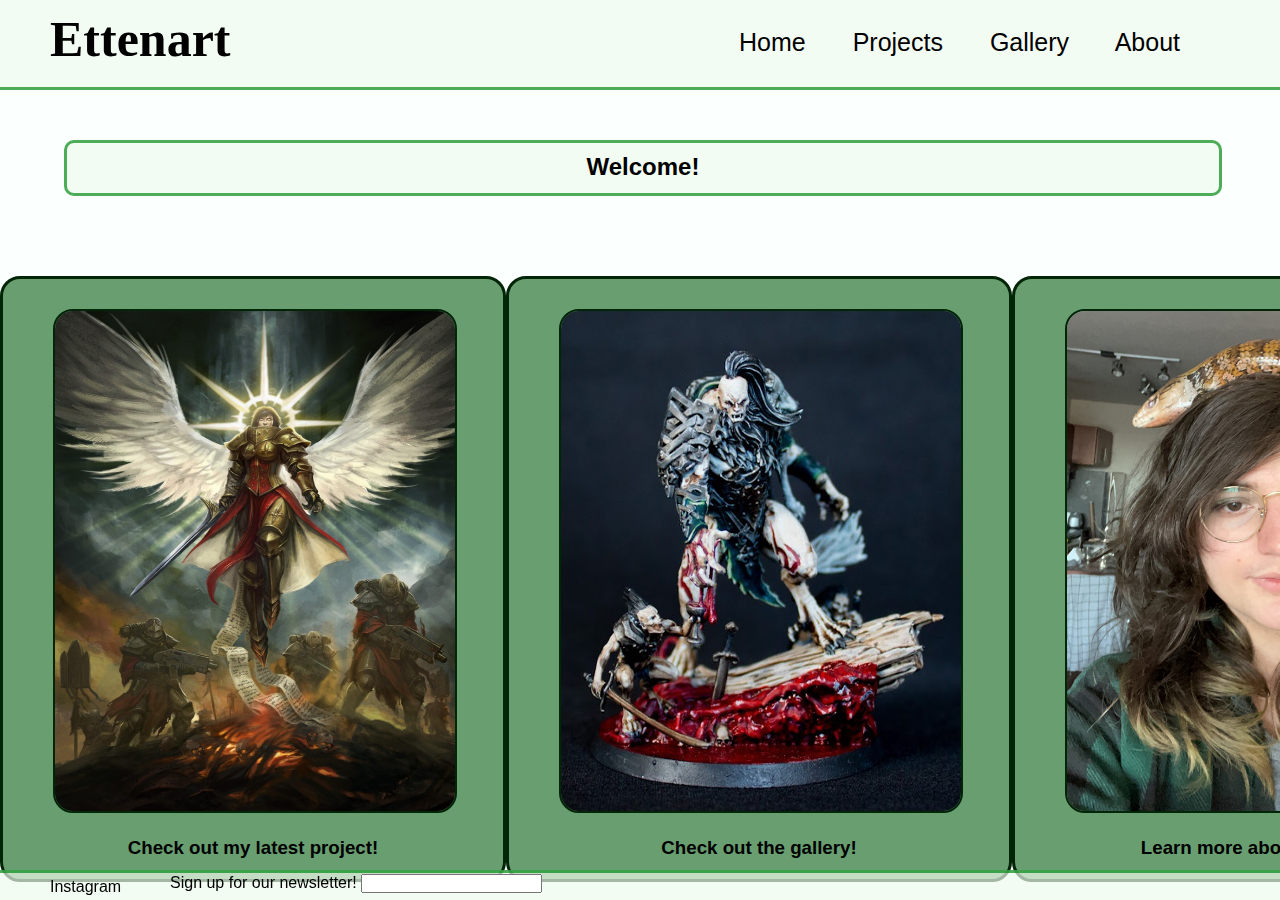
<file: index.html>
<!DOCTYPE HTML>
<html>
    <head>
        <meta charset="UTF-"8>
        <meta http-equiv="X-UA-Compatible" content="IE=edge">
        <meta name="viewport" content="width=device-width, initial-scale=1.0">  
        <title> Ettenart Miniatures </title>
        <link rel="stylesheet" href="main.css">
        <link rel="stylesheet" href="index.css">
    </head>
    <body>
        <header>
            <h1> Ettenart </h1>
            <nav>
                <a href="index.html"> Home </a>
                <a href="project.html"> Projects </a>
                <a href="gallery.html"> Gallery </a>
                <a href="about.html"> About </a>
            </nav>
        </header>
        <article id="welcome">
            <h2> Welcome! </h2>
        </article>
        <div class="container">
        <article id="projectlinkmain">
            <nav>
                <a href="project.html">
                    <img src="images/celestine.jpeg">
                </a>
            </nav>
            <h3> Check out my latest project! </h3>
        </article>
        <article id="gallerylinkmain">
            <nav>
                <a href="gallery.html">
                <img src="images/radukar.png">
                </a>
            </nav>
            <h3> Check out the gallery! </h3>
        </article>
        <article id="aboutlinkmain">
            <nav>
                <a href="about.html">
                    <img src="images/meandmagnus.png">
                </a>
            </nav>
            <h3> Learn more about the artist! </h3>
        </article>
        </div>
        <footer>
            <nav>
                <a href="https://www.instagram.com/ettenart/"> Instagram </a>
            </nav>
            <form>
                <label for="email"> Sign up for our newsletter! </label>
                <input type="text" id="email" name="email">
            </form>
        </footer>
    </body>
</html>
</file>
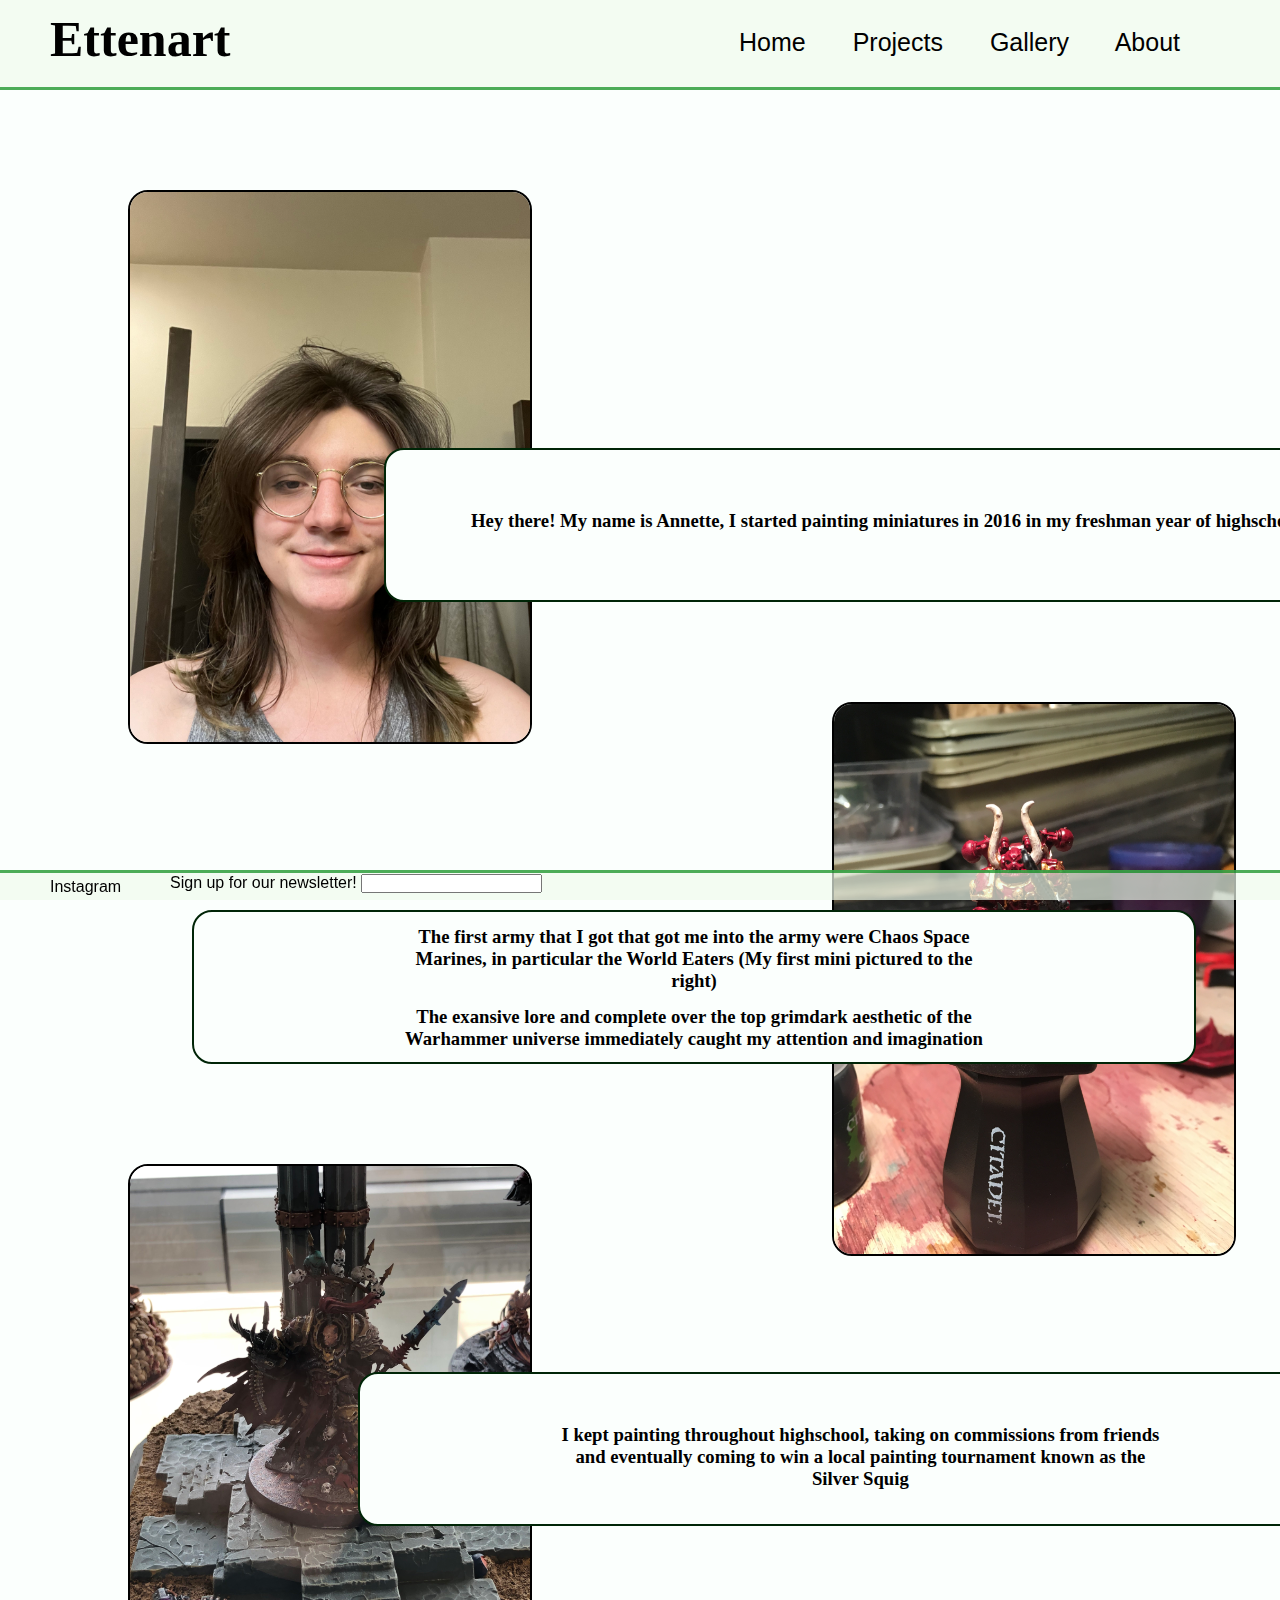
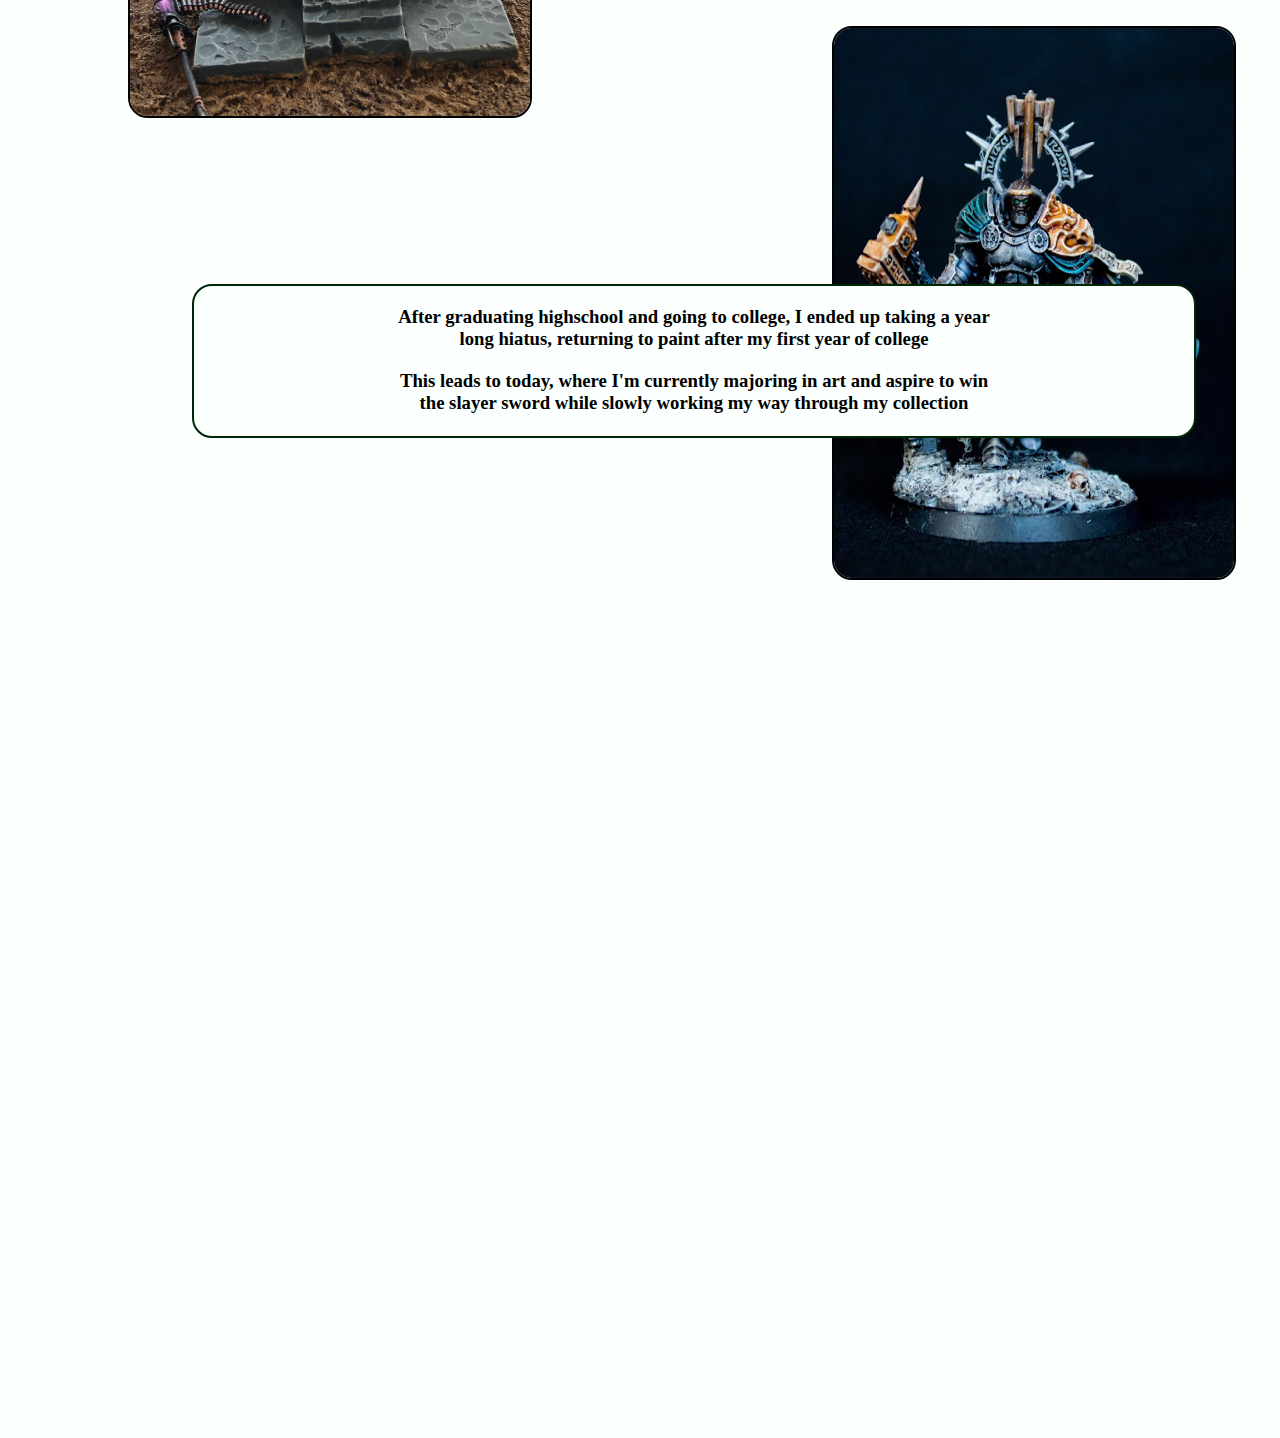
<file: about.html>
<!DOCTYPE HTML>
<html>
    <head>
        <meta charset="UTF-"8>
        <meta http-equiv="X-UA-Compatible" content="IE=edge">
        <meta name="viewport" content="width=device-width, initial-scale=1.0">  
        <title> Ettenart Miniatures </title>
        <link rel="stylesheet" href="main.css">
        <link rel="stylesheet" href="about.css">
    </head>
    <body>
        <header>
            <h1> Ettenart </h1>
            <nav>
                <a href="index.html"> Home </a>
                <a href="project.html"> Projects </a>
                <a href="gallery.html"> Gallery </a>
                <a href="about.html"> About </a>
            </nav>
        </header>
        <article id="mepic">
            <img src="images/me.jpg">
        </article>
        <article id="myname">
            <h3> Hey there! My name is Annette, I started painting miniatures in 2016 in my freshman year of highschool </h3>
        </article>
        <article id="firstminipic">
            <img src="images/firstmini.JPG">
        </article>
        <article id="worldeaters">
            <h3> The first army that I got that got me into the army were Chaos Space Marines, in particular the World Eaters (My first mini pictured to the right)</h3>
            <h3> The exansive lore and complete over the top grimdark aesthetic of the Warhammer universe immediately caught my attention and imagination</h3>
        </article>
        <article id="abaddon">
            <img src="images/abaddon.jpg">
        </article>
        <article id="silversquig">
            <h3> I kept painting throughout highschool, taking on commissions from friends and eventually coming to win a local painting tournament known as the Silver Squig </h3>
        </article>
        <article id="stormcast">
            <img src="images/laudain.png">
        </article>
        <article id="continuepainting">
            <h3> After graduating highschool and going to college, I ended up taking a year long hiatus, returning to paint after my first year of college </h3>
            <h3> This leads to today, where I'm currently majoring in art and aspire to win the slayer sword while slowly working my way through my collection </h3>
        </article>
        <footer>
            <nav>
                <a href="https://www.instagram.com/ettenart/"> Instagram </a>
            </nav>
            <form>
                <label for="email"> Sign up for our newsletter! </label>
                <input type="text" id="email" name="email">
            </form>
        </footer>
    </body>
</html>
</file>
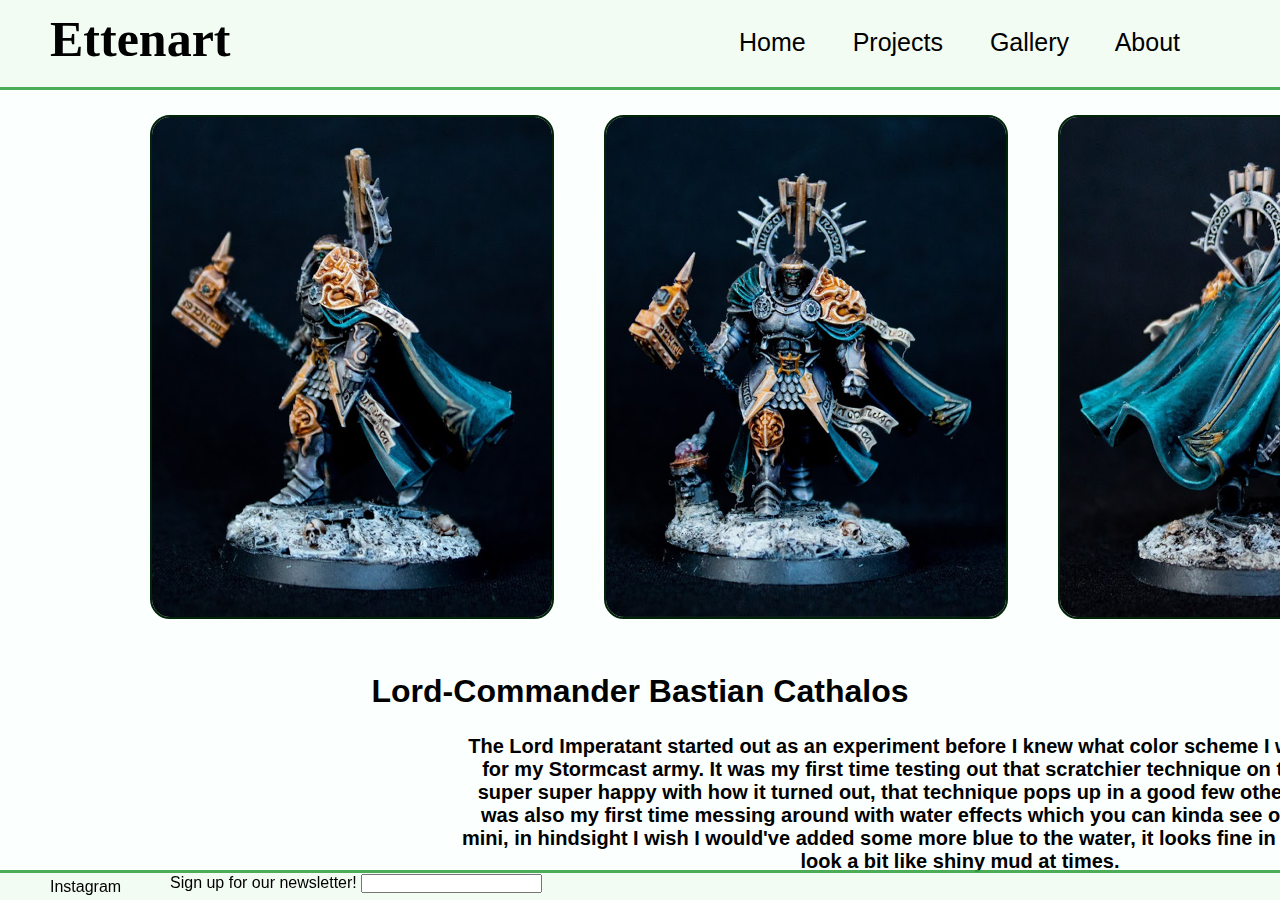
<file: bastiandetails.html>
<!DOCTYPE HTML>
<html>
    <head>
        <meta charset="UTF-"8>
        <meta http-equiv="X-UA-Compatible" content="IE=edge">
        <meta name="viewport" content="width=device-width, initial-scale=1.0">  
        <title> Ettenart Miniatures </title>
        <link rel="stylesheet" href="main.css">
        <link rel="stylesheet" href="details.css">
    </head>
    <body>
        <header>
            <h1> Ettenart </h1>
            <nav>
                <a href="index.html"> Home </a>
                <a href="project.html"> Projects </a>
                <a href="gallery.html"> Gallery </a>
                <a href="about.html"> About </a>
            </nav>
        </header>
        <div class="container">
        <article>
            <img src="images/bastian2.png">
        </article>
        <article>
            <img src="images/laudain.png">
        </article>
        <article>
            <img src="images/bastian3.png">
        </article>
        </div>
        <h1 id="minititle"> Lord-Commander Bastian Cathalos </h1>
        <h2> The Lord Imperatant started out as an experiment before I knew what color scheme I wanted to run with for my Stormcast army. It was my first time testing out that scratchier technique on the cloak and I'm super super happy with how it turned out, that technique pops up in a good few other minis as well. It was also my first time messing around with water effects which you can kinda see on the base of the mini, in hindsight I wish I would've added some more blue to the water, it looks fine in real life but it does look a bit like shiny mud at times.
        </h2>
        <footer>
            <nav>
                <a href="https://www.instagram.com/ettenart/"> Instagram </a>
            </nav>
            <form>
                <label for="email"> Sign up for our newsletter! </label>
                <input type="text" id="email" name="email">
            </form>
        </footer>
    </body>
</html>
</file>
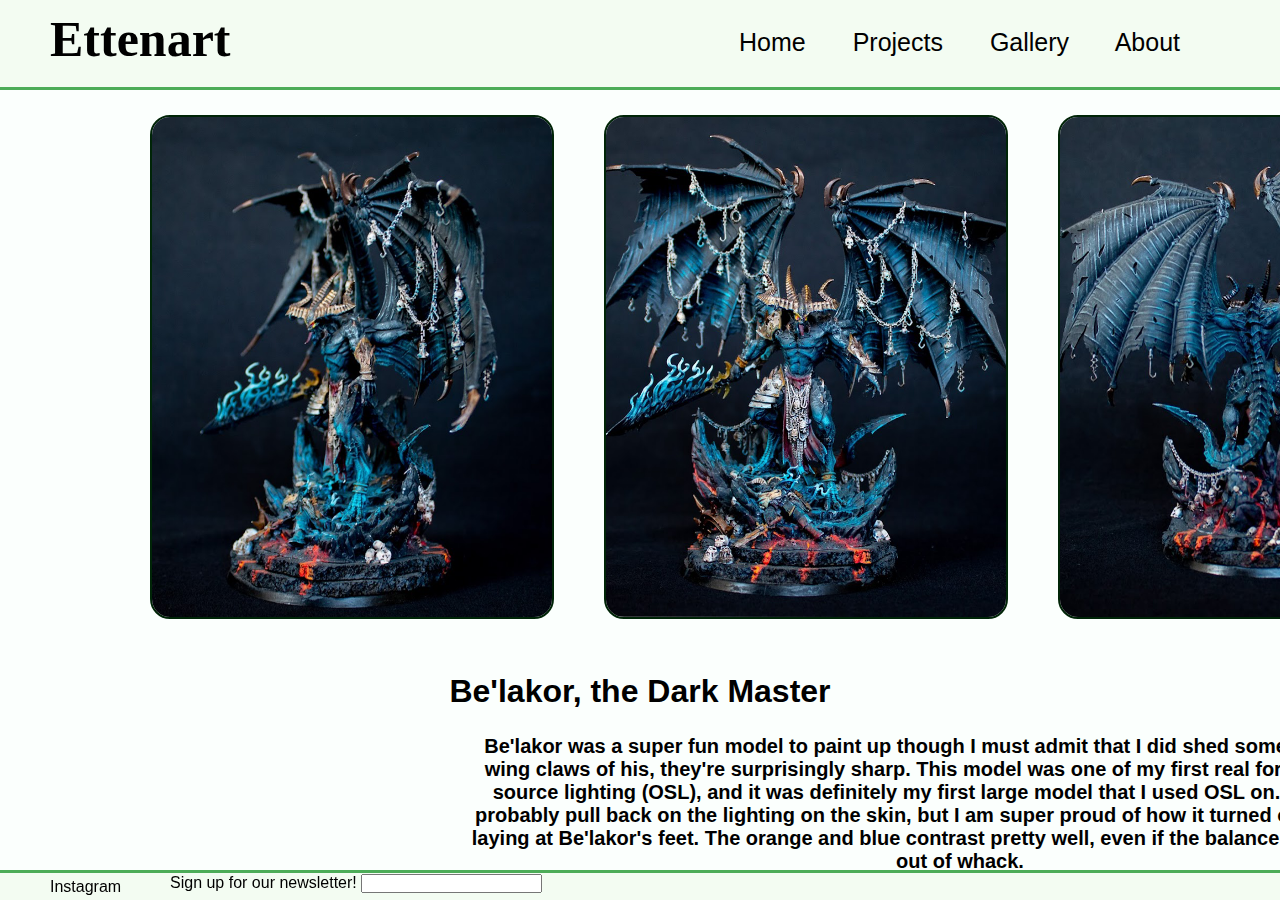
<file: belakordetails.html>
<!DOCTYPE HTML>
<html>
    <head>
        <meta charset="UTF-"8>
        <meta http-equiv="X-UA-Compatible" content="IE=edge">
        <meta name="viewport" content="width=device-width, initial-scale=1.0">  
        <title> Ettenart Miniatures </title>
        <link rel="stylesheet" href="main.css">
        <link rel="stylesheet" href="details.css">
    </head>
    <body>
        <header>
            <h1> Ettenart </h1>
            <nav>
                <a href="index.html"> Home </a>
                <a href="project.html"> Projects </a>
                <a href="gallery.html"> Gallery </a>
                <a href="about.html"> About </a>
            </nav>
        </header>
        <div class="container">
        <article>
            <img src="images/belakor2.png">
        </article>
        <article>
            <img src="images/belakor.png">
        </article>
        <article>
            <img src="images/belakor3.png">
        </article>
        </div>
        <h1 id="minititle"> Be'lakor, the Dark Master </h1>
        <h2> Be'lakor was a super fun model to paint up though I must admit that I did shed some blood on those wing claws of his, they're surprisingly sharp. This model was one of my first real forays into original source lighting (OSL), and it was definitely my first large model that I used OSL on. In hindsight I'd probably pull back on the lighting on the skin, but I am super proud of how it turned out on the corpse laying at Be'lakor's feet. The orange and blue contrast pretty well, even if the balance of the two is a bit out of whack.
        </h2>
        <footer>
            <nav>
                <a href="https://www.instagram.com/ettenart/"> Instagram </a>
            </nav>
            <form>
                <label for="email"> Sign up for our newsletter! </label>
                <input type="text" id="email" name="email">
            </form>
        </footer>
    </body>
</html>
</file>
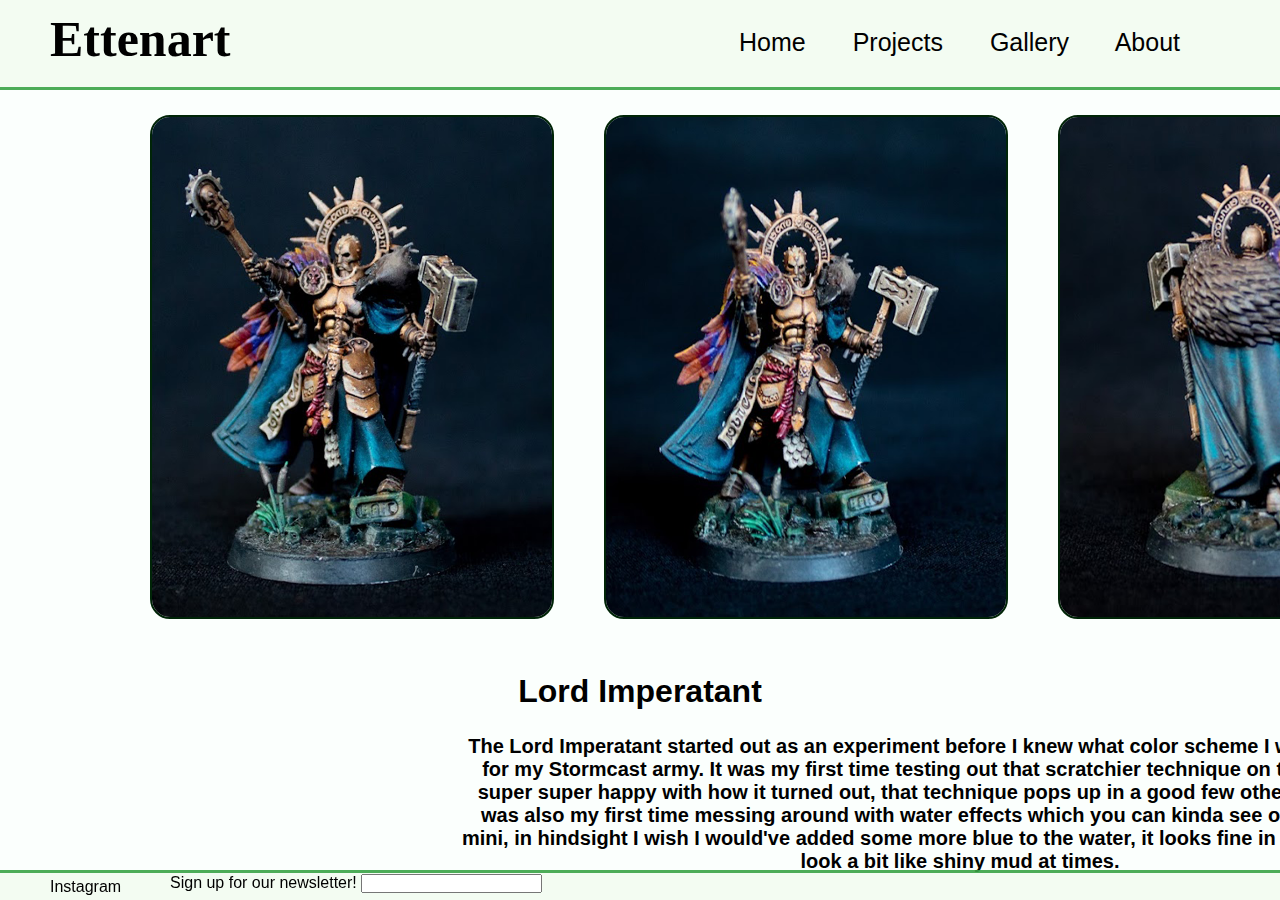
<file: details.html>
<!DOCTYPE HTML>
<html>
    <head>
        <meta charset="UTF-"8>
        <meta http-equiv="X-UA-Compatible" content="IE=edge">
        <meta name="viewport" content="width=device-width, initial-scale=1.0">  
        <title> Ettenart Miniatures </title>
        <link rel="stylesheet" href="main.css">
        <link rel="stylesheet" href="details.css">
    </head>
    <body>
        <header>
            <h1> Ettenart </h1>
            <nav>
                <a href="index.html"> Home </a>
                <a href="project.html"> Projects </a>
                <a href="gallery.html"> Gallery </a>
                <a href="about.html"> About </a>
            </nav>
        </header>
        <div class="container">
        <article>
            <img src="images/swampcast75cents.png">
        </article>
        <article>
            <img src="images/swampstormcast.png">
        </article>
        <article>
            <img src="images/swampcastfrombehind.png">
        </article>
        </div>
        <h1 id="minititle"> Lord Imperatant </h1>
        <h2> The Lord Imperatant started out as an experiment before I knew what color scheme I wanted to run with for my Stormcast army. It was my first time testing out that scratchier technique on the cloak and I'm super super happy with how it turned out, that technique pops up in a good few other minis as well. It was also my first time messing around with water effects which you can kinda see on the base of the mini, in hindsight I wish I would've added some more blue to the water, it looks fine in real life but it does look a bit like shiny mud at times.
        </h2>
        <footer>
            <nav>
                <a href="https://www.instagram.com/ettenart/"> Instagram </a>
            </nav>
            <form>
                <label for="email"> Sign up for our newsletter! </label>
                <input type="text" id="email" name="email">
            </form>
        </footer>
    </body>
</html>
</file>
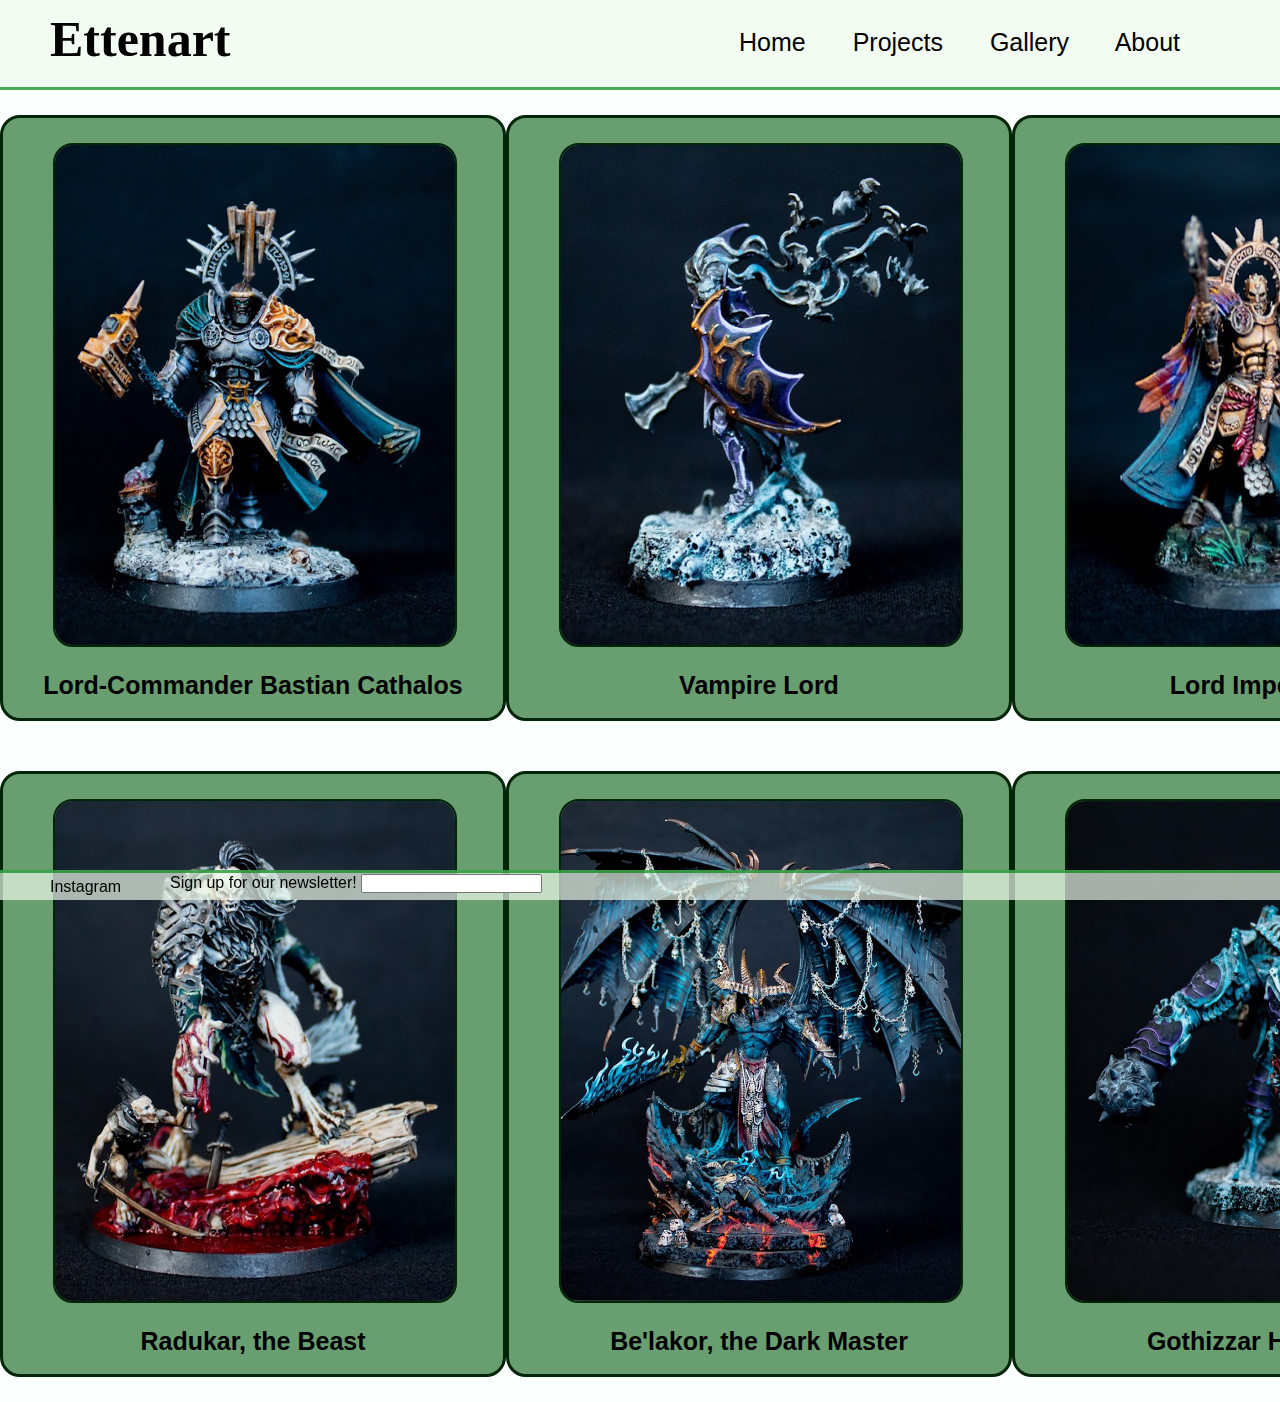
<file: gallery.html>
<!DOCTYPE HTML>
<html>
    <head>
        <meta charset="UTF-"8>
        <meta http-equiv="X-UA-Compatible" content="IE=edge">
        <meta name="viewport" content="width=device-width, initial-scale=1.0">  
        <title> Ettenart Miniatures </title>
        <link rel="stylesheet" href="main.css">
        <link rel="stylesheet" href="gallery.css">
    </head>
    <body>
        <header>
            <h1> Ettenart </h1>
            <nav>
                <a href="index.html"> Home </a>
                <a href="project.html"> Projects </a>
                <a href="gallery.html"> Gallery </a>
                <a href="about.html"> About </a>
            </nav>
        </header>
        <div class="toprow">
        <article id="stormcast">
            <nav>
                <a href="bastiandetails.html">
                <img src="images/laudain.png">
                </a>
            </nav>
            <h3> Lord-Commander Bastian Cathalos </h3>
        </article>
        <article id="vampire">
            <nav>
                <a href="vampiredetails.html">
                    <img src="images/vampire.png">
                </a>
            </nav>
            <h3> Vampire Lord </h3>
        </article>
        <article id="swampcast">
            <nav>
            <a href="details.html">
                <img src="images/swampstormcast.png">
            </a>
            </nav>
            <h3> Lord Imperatant </h3>
        </article>
        </div>
        <div class="bottomrow">
        <article id="radukar">
            <nav>
                <a href="radukardetails.html">
                    <img src="images/radukar.png">
                </a>
            </nav>
            <h3> Radukar, the Beast </h3>
        </article>
        <article id="belakor">
            <nav>
                <a href="belakordetails.html">
                    <img src="images/belakor.png">
                </a>
            </nav>
            <h3> Be'lakor, the Dark Master </h3>
        </article>
        <article id="harvester">
            <nav>
                <a href="harvesterdetails.html">
                    <img src="images/harvester.png">
                </a>
            </nav>
            <h3> Gothizzar Harvester </h3>
        </article>
        </div>
        <footer>
            <nav>
                <a href="https://www.instagram.com/ettenart/"> Instagram </a>
            </nav>
            <form>
                <label for="email"> Sign up for our newsletter! </label>
                <input type="text" id="email" name="email">
            </form>
        </footer>
    </body>
</html>
</file>
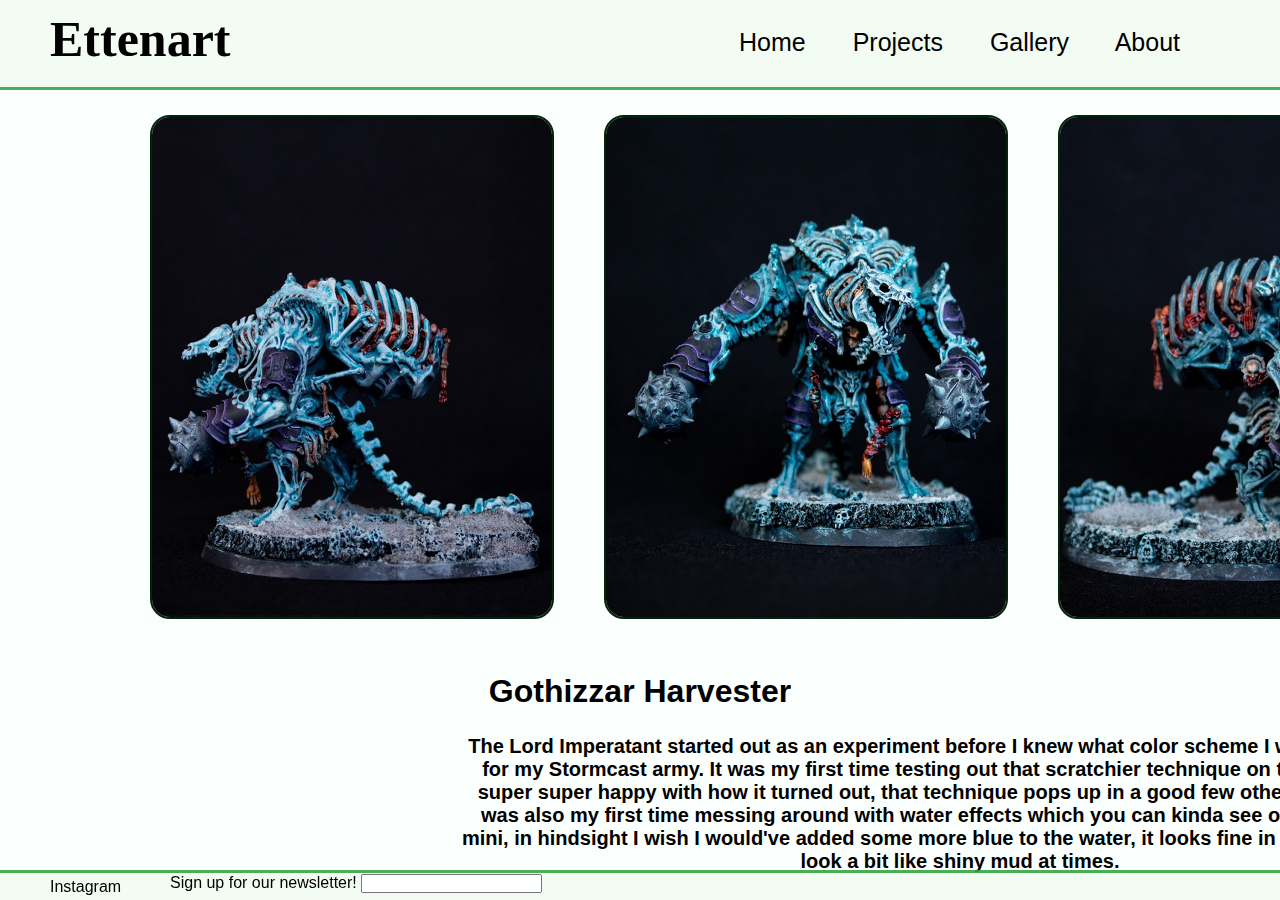
<file: harvesterdetails.html>
<!DOCTYPE HTML>
<html>
    <head>
        <meta charset="UTF-"8>
        <meta http-equiv="X-UA-Compatible" content="IE=edge">
        <meta name="viewport" content="width=device-width, initial-scale=1.0">  
        <title> Ettenart Miniatures </title>
        <link rel="stylesheet" href="main.css">
        <link rel="stylesheet" href="details.css">
    </head>
    <body>
        <header>
            <h1> Ettenart </h1>
            <nav>
                <a href="index.html"> Home </a>
                <a href="project.html"> Projects </a>
                <a href="gallery.html"> Gallery </a>
                <a href="about.html"> About </a>
            </nav>
        </header>
        <div class="container">
        <article>
            <img src="images/harvester2.png">
        </article>
        <article>
            <img src="images/harvester.png">
        </article>
        <article>
            <img src="images/harvester3.png">
        </article>
        </div>
        <h1 id="minititle"> Gothizzar Harvester </h1>
        <h2> The Lord Imperatant started out as an experiment before I knew what color scheme I wanted to run with for my Stormcast army. It was my first time testing out that scratchier technique on the cloak and I'm super super happy with how it turned out, that technique pops up in a good few other minis as well. It was also my first time messing around with water effects which you can kinda see on the base of the mini, in hindsight I wish I would've added some more blue to the water, it looks fine in real life but it does look a bit like shiny mud at times.
        </h2>
        <footer>
            <nav>
                <a href="https://www.instagram.com/ettenart/"> Instagram </a>
            </nav>
            <form>
                <label for="email"> Sign up for our newsletter! </label>
                <input type="text" id="email" name="email">
            </form>
        </footer>
    </body>
</html>
</file>
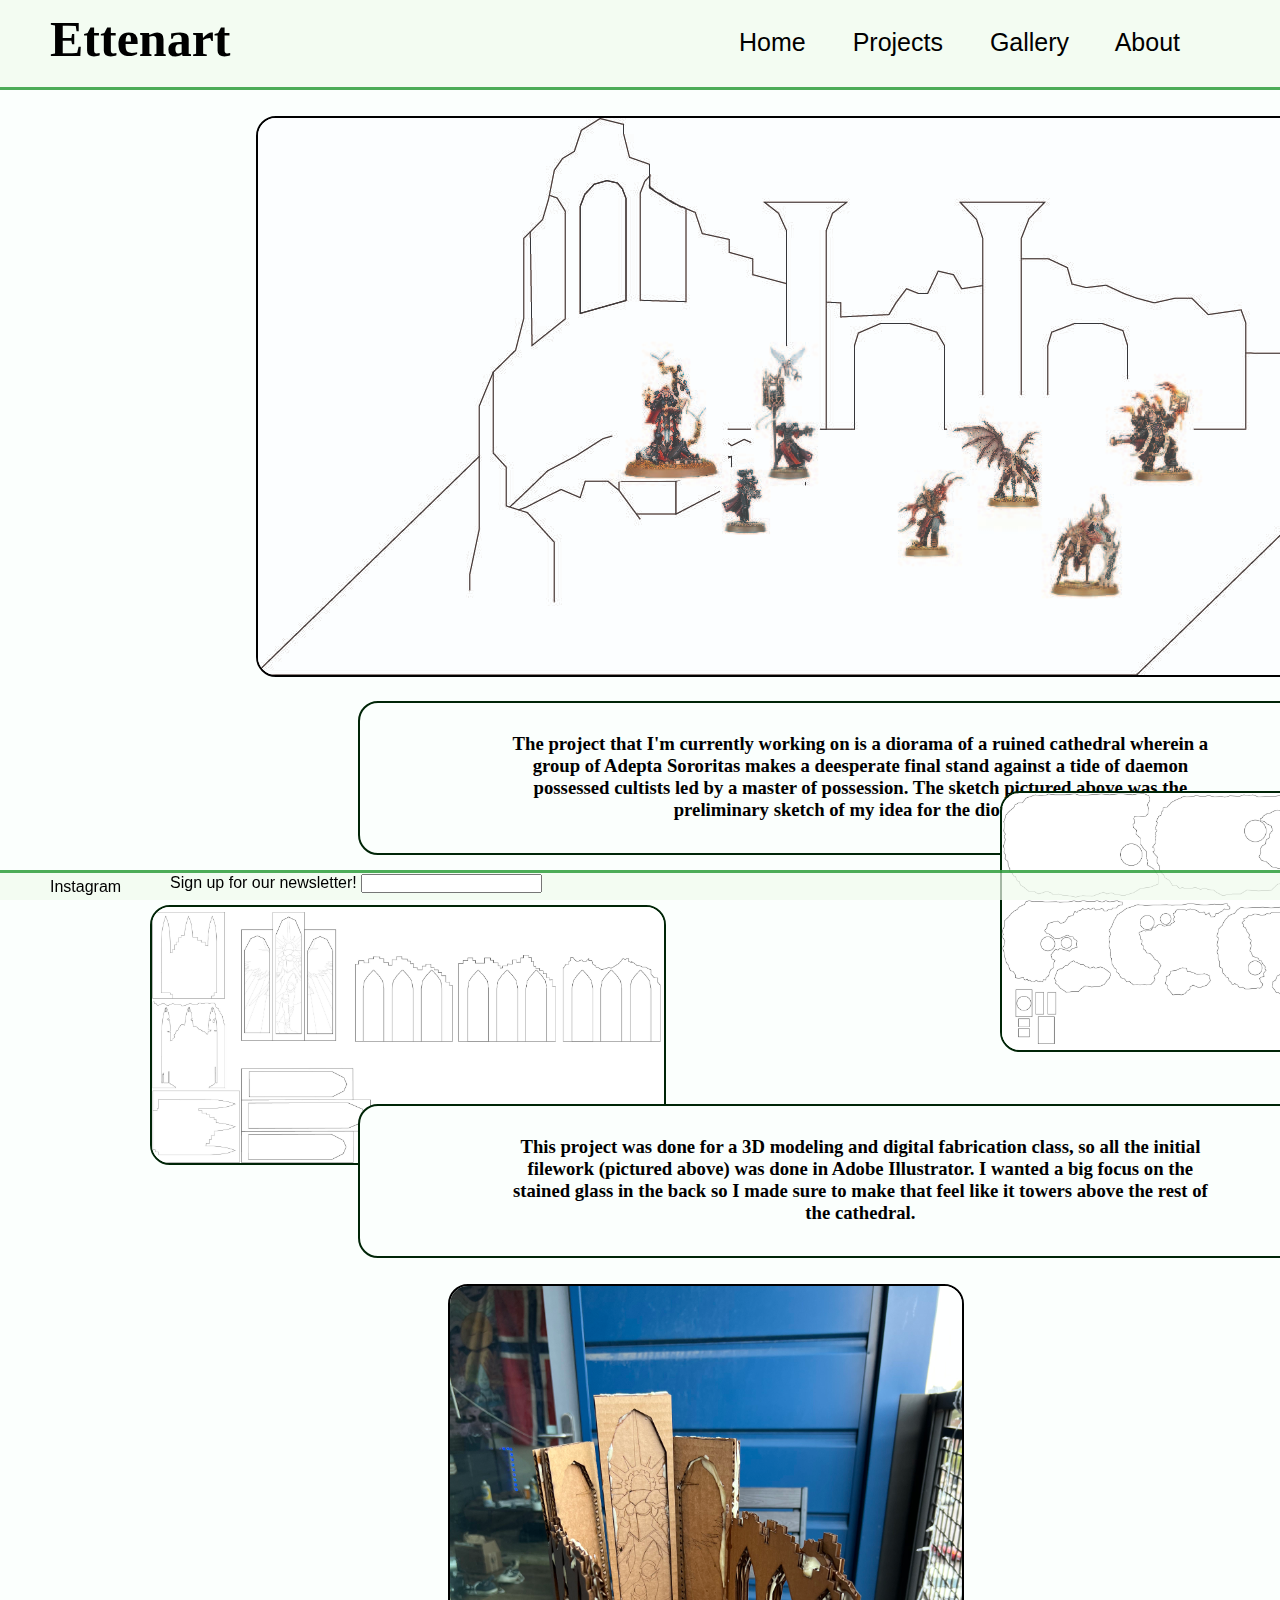
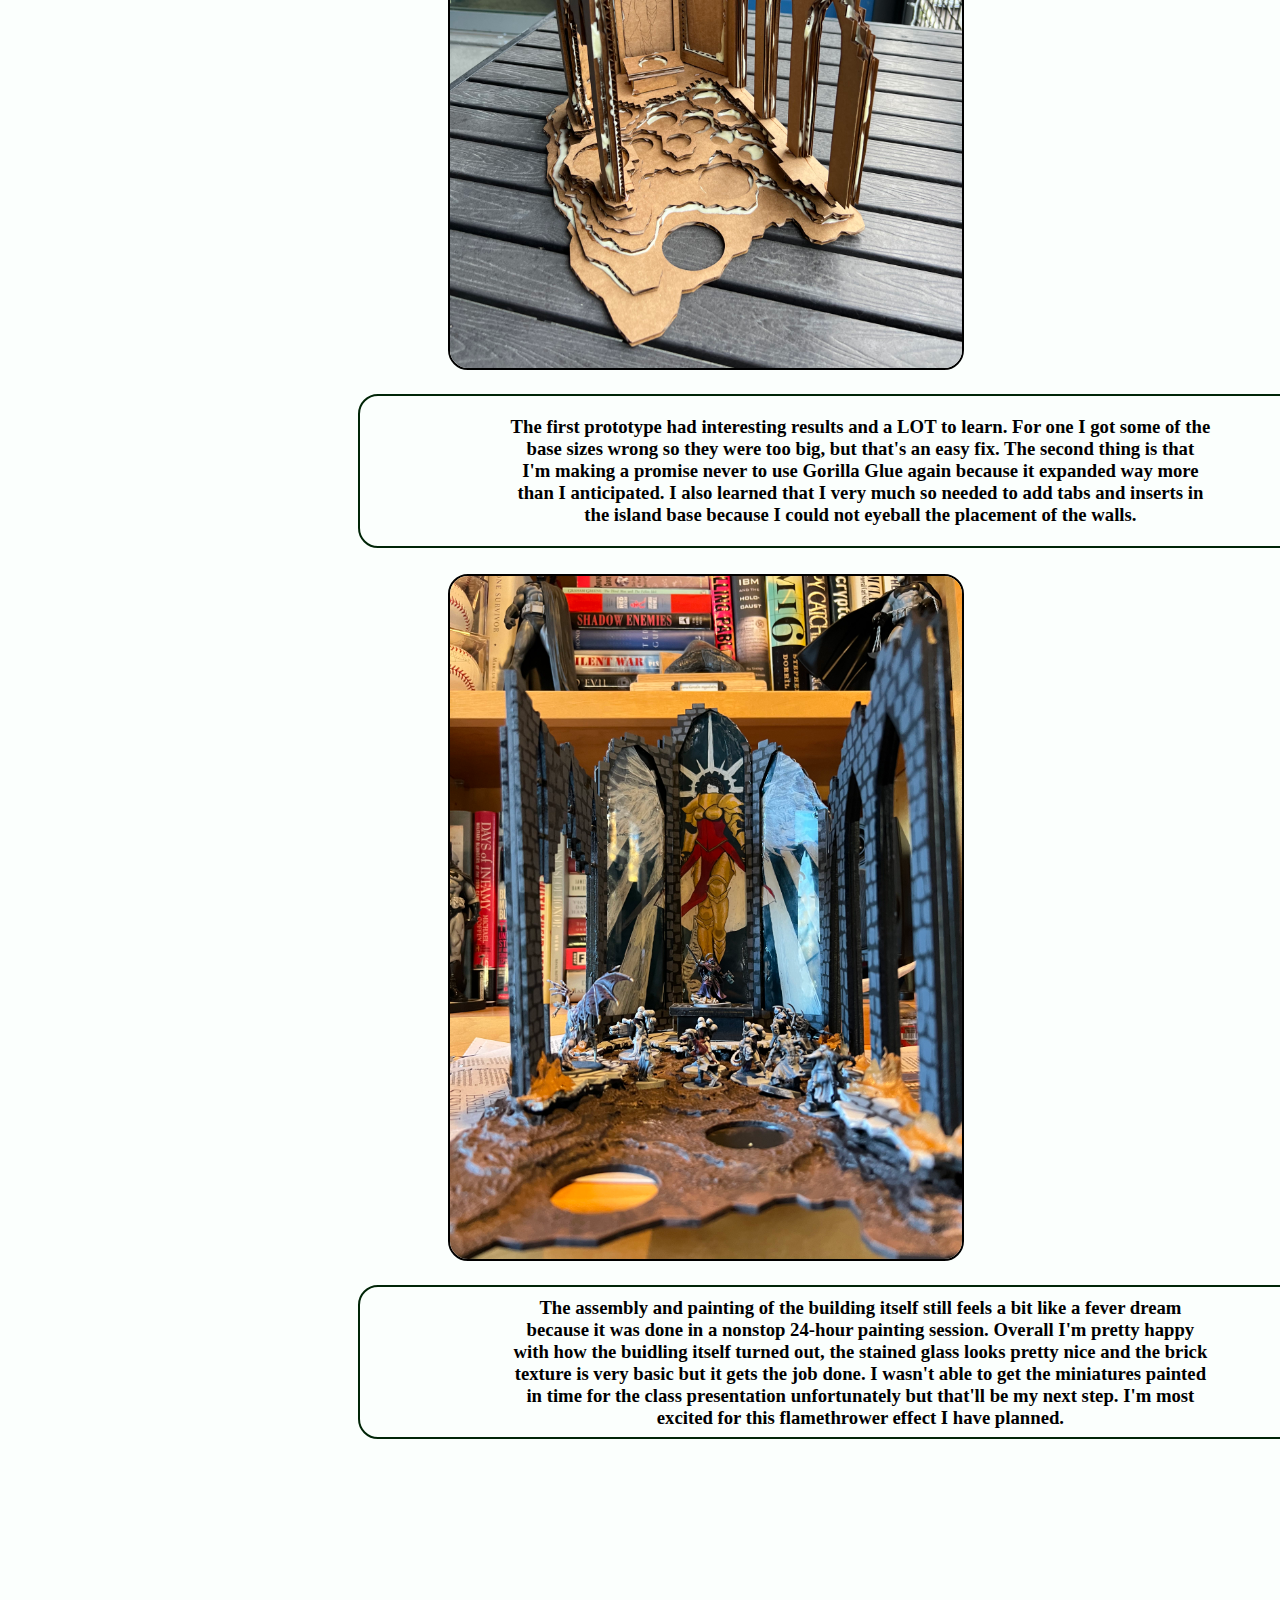
<file: project.html>
<!DOCTYPE HTML>
<html>
    <head>
        <meta charset="UTF-"8>
        <meta http-equiv="X-UA-Compatible" content="IE=edge">
        <meta name="viewport" content="width=device-width, initial-scale=1.0">  
        <title> Ettenart Miniatures </title>
        <link rel="stylesheet" href="main.css">
        <link rel="stylesheet" href="project.css">
    </head>
    <body>
        <header>
            <h1> Ettenart </h1>
            <nav>
                <a href="index.html"> Home </a>
                <a href="project.html"> Projects </a>
                <a href="gallery.html"> Gallery </a>
                <a href="about.html"> About </a>
            </nav>
        </header>
        <article id="sketch">
            <img src="images/dioramasketch.jpg">
        </article>
        <article id="firsttext">
            <h3> The project that I'm currently working on is a diorama of a ruined cathedral wherein a group of Adepta Sororitas makes a deesperate final stand against a tide of daemon possessed cultists led by a master of possession. The sketch pictured above was the preliminary sketch of my idea for the diorama. </h3>
        </article>
        <article id="wallfiles">
            <img src="images/cathedralwalls.png">
        </article>
        <article id="islandfiles">
            <img src="images/islandcutouts.png">
        </article>
        <article id="secondtext">
            <h3> This project was done for a 3D modeling and digital fabrication class, so all the initial filework (pictured above) was done in Adobe Illustrator. I wanted a big focus on the stained glass in the back so I made sure to make that feel like it towers above the rest of the cathedral.</h3>
        </article>
        <article id="prototype">
            <img src="images/prototype.jpg">
        </article>
        <article id="thirdtext">
            <h3> The first prototype had interesting results and a LOT to learn. For one I got some of the base sizes wrong so they were too big, but that's an easy fix. The second thing is that I'm making a promise never to use Gorilla Glue again because it expanded way more than I anticipated. I also learned that I very much so needed to add tabs and inserts in the island base because I could not eyeball the placement of the walls.</h3>
        </article>
        <article id="almostfinal">
            <img src="images/paintedmdf.jpg">
        </article>
        <article id="fourthtext">
            <h3> The assembly and painting of the building itself still feels a bit like a fever dream because it was done in a nonstop 24-hour painting session. Overall I'm pretty happy with how the buidling itself turned out, the stained glass looks pretty nice and the brick texture is very basic but it gets the job done. I wasn't able to get the miniatures painted in time for the class presentation unfortunately but that'll be my next step. I'm most excited for this flamethrower effect I have planned. </h3>
        </article>
        <footer>
            <nav>
                <a href="https://www.instagram.com/ettenart/"> Instagram </a>
            </nav>
            <form>
                <label for="email"> Sign up for our newsletter! </label>
                <input type="text" id="email" name="email">
            </form>
        </footer>
    </body>
</html>
</file>
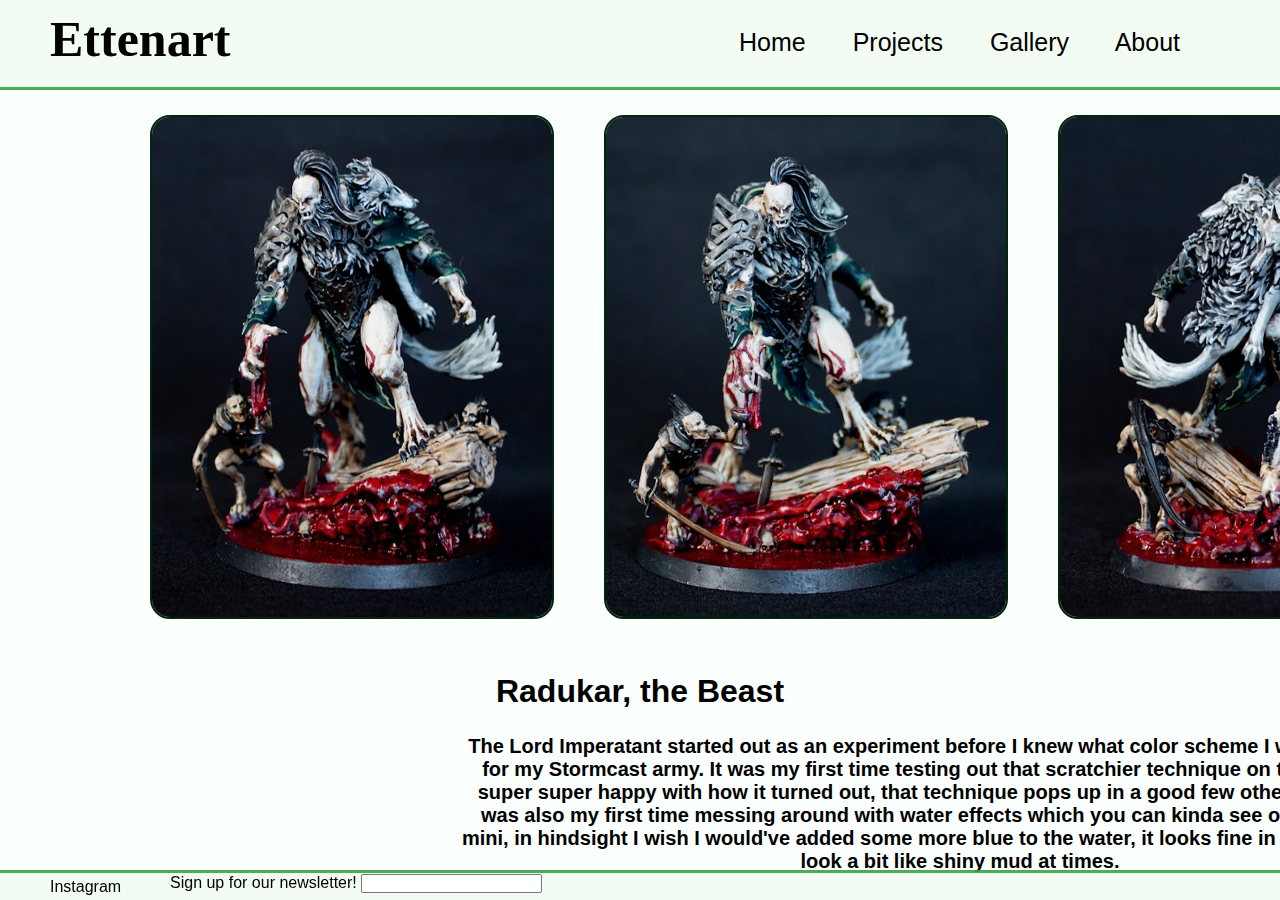
<file: radukardetails.html>
<!DOCTYPE HTML>
<html>
    <head>
        <meta charset="UTF-"8>
        <meta http-equiv="X-UA-Compatible" content="IE=edge">
        <meta name="viewport" content="width=device-width, initial-scale=1.0">  
        <title> Ettenart Miniatures </title>
        <link rel="stylesheet" href="main.css">
        <link rel="stylesheet" href="details.css">
    </head>
    <body>
        <header>
            <h1> Ettenart </h1>
            <nav>
                <a href="index.html"> Home </a>
                <a href="project.html"> Projects </a>
                <a href="gallery.html"> Gallery </a>
                <a href="about.html"> About </a>
            </nav>
        </header>
        <div class="container">
        <article>
            <img src="images/radukar2.png">
        </article>
        <article>
            <img src="images/radukar.png">
        </article>
        <article>
            <img src="images/radukar3.png">
        </article>
        </div>
        <h1 id="minititle"> Radukar, the Beast </h1>
        <h2> The Lord Imperatant started out as an experiment before I knew what color scheme I wanted to run with for my Stormcast army. It was my first time testing out that scratchier technique on the cloak and I'm super super happy with how it turned out, that technique pops up in a good few other minis as well. It was also my first time messing around with water effects which you can kinda see on the base of the mini, in hindsight I wish I would've added some more blue to the water, it looks fine in real life but it does look a bit like shiny mud at times.
        </h2>
        <footer>
            <nav>
                <a href="https://www.instagram.com/ettenart/"> Instagram </a>
            </nav>
            <form>
                <label for="email"> Sign up for our newsletter! </label>
                <input type="text" id="email" name="email">
            </form>
        </footer>
    </body>
</html>
</file>
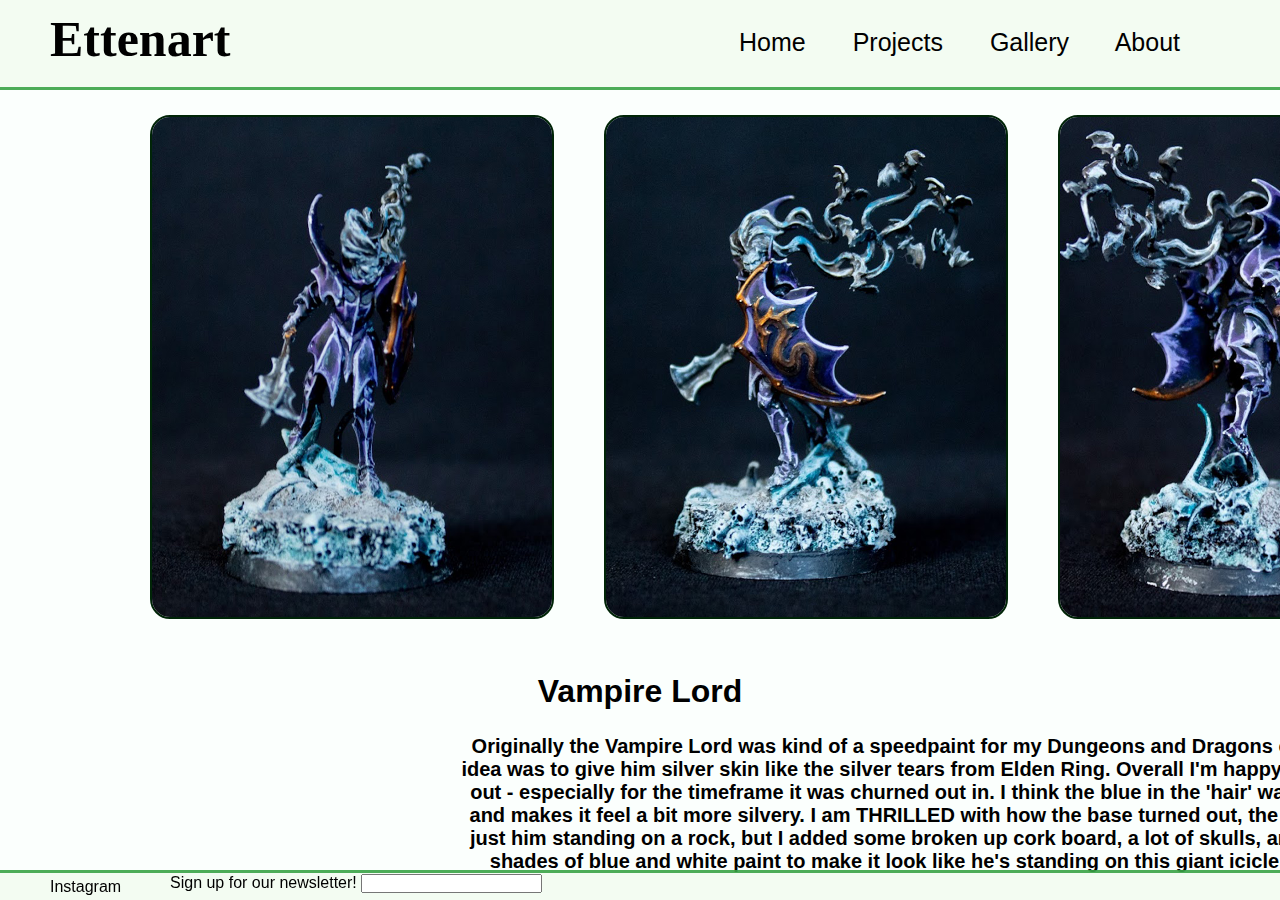
<file: vampiredetails.html>
<!DOCTYPE HTML>
<html>
    <head>
        <meta charset="UTF-"8>
        <meta http-equiv="X-UA-Compatible" content="IE=edge">
        <meta name="viewport" content="width=device-width, initial-scale=1.0">  
        <title> Ettenart Miniatures </title>
        <link rel="stylesheet" href="main.css">
        <link rel="stylesheet" href="details.css">
    </head>
    <body>
        <header>
            <h1> Ettenart </h1>
            <nav>
                <a href="index.html"> Home </a>
                <a href="project.html"> Projects </a>
                <a href="gallery.html"> Gallery </a>
                <a href="about.html"> About </a>
            </nav>
        </header>
        <div class="container">
        <article>
            <img src="images/vampire2.png">
        </article>
        <article>
            <img src="images/vampire.png">
        </article>
        <article>
            <img src="images/vampire3.png">
        </article>
        </div>
        <h1 id="minititle"> Vampire Lord </h1>
        <h2> Originally the Vampire Lord was kind of a speedpaint for my Dungeons and Dragons campaign, but my idea was to give him silver skin like the silver tears from Elden Ring. Overall I'm happy with how it turned out - especially for the timeframe it was churned out in. I think the blue in the 'hair' was a good addition and makes it feel a bit more silvery. I am THRILLED with how the base turned out, the original base was just him standing on a rock, but I added some broken up cork board, a lot of skulls, and a lot of various shades of blue and white paint to make it look like he's standing on this giant icicle in a frozen hell.
        </h2>
        <footer>
            <nav>
                <a href="https://www.instagram.com/ettenart/"> Instagram </a>
            </nav>
            <form>
                <label for="email"> Sign up for our newsletter! </label>
                <input type="text" id="email" name="email">
            </form>
        </footer>
    </body>
</html>
</file>
<file: main.css>
*{
    margin:0px;
    padding:0px;
}

body{
    background-color:rgb(251, 255, 253);
}

header {
    position:relative;
    background-color:rgba(239, 250, 236, 0.685);
    border:3px;
    border-bottom-style:solid;
    border-color:rgba(0, 136, 18, 0.685);
}

header h1 {
    position:relative;
    text-align:left;
    font-size:50px;
    top:10px;
    margin-left:50px;
}

header nav {
    position:relative;
    text-align:right;
    font-size:25px;
    font-family:'Lucida Sans', 'Lucida Sans Regular', 'Lucida Grande', 'Lucida Sans Unicode', Geneva, Verdana, sans-serif;
    word-spacing:40px;
    margin-right:100px;
    bottom:30px;
}


footer {
    position:fixed;
    background-color:rgba(239, 250, 236, 0.685);
    bottom:0;
    width:100%;
    height:3%;
    border:3px;
    border-top-style:solid;
    border-color:rgba(0, 136, 18, 0.685);
}

footer nav {
    position:relative;
    text-align:left;
    font-size:16px;
    font-family:'Lucida Sans', 'Lucida Sans Regular', 'Lucida Grande', 'Lucida Sans Unicode', Geneva, Verdana, sans-serif;
    margin-left:50px;
    margin-top:5px;
}

footer form {
    position:relative;
    text-align:left;
    font-size:16px;
    font-family:'Lucida Sans', 'Lucida Sans Regular', 'Lucida Grande', 'Lucida Sans Unicode', Geneva, Verdana, sans-serif;
    margin-left:170px;
    bottom:82%;
}

a:hover{
    text-decoration:none;
    color:black;
}

a:visited{
    text-decoration:none;
    color:black;
}

a:link{
    text-decoration:none;
    color:black;
}
</file>
<file: index.css>
#projectlinkmain {
    background-color:rgba(38, 114, 48, 0.685);
    width:500px;
    border-radius:20px;
    border-color:rgb(0, 37, 7);
    margin-top:80px;
    height: 600px;
    border-style:solid;
}

#welcome {
    background-color:rgba(239, 250, 236, 0.685);
    margin-top: 50px;
    width:90%;
    margin-left:5%;
    height:50px;
    border:3px;
    border-style:solid;
    border-color:rgba(0, 136, 18, 0.685);
    border-radius:10px;
}

#welcome h2 {
    text-align:center;
    margin-top:10px;
    font-family:'Lucida Sans', 'Lucida Sans Regular', 'Lucida Grande', 'Lucida Sans Unicode', Geneva, Verdana, sans-serif;
}

article img {
    width:400px;
    height:500px;
    border-radius:20px;
    margin-left:50px;
    margin-top:30px;
    border:2px;
    border-style:solid;
    border-color:rgb(0, 37, 7);
}

article h3 {
    position:relative;
    text-align:center;
    margin-top:20px;
    font-family:'Lucida Sans', 'Lucida Sans Regular', 'Lucida Grande', 'Lucida Sans Unicode', Geneva, Verdana, sans-serif;
}

#gallerylinkmain {
    background-color:rgba(38, 114, 48, 0.685);
    width:500px;
    border-radius:20px;
    border-color:rgb(0, 37, 7);
    margin-top:80px;
    border-style:solid;
}

.container {
    display: grid;
    grid-template-columns: 1fr 1fr 1fr;
    justify-items:center;
    overflow:hidden;
}

#aboutlinkmain {
    background-color:rgba(38, 114, 48, 0.685);
    width:500px;
    border-radius:20px;
    border-color:rgb(0, 37, 7);
    margin-top:80px;
    border-style:solid;
}

#projectlinkmain img{
    transition: transform .5s ease;
}

#projectlinkmain:hover img {
    transform: scale(1.09);
}

#aboutlinkmain img {
    transition: transform .5s ease;
}

#aboutlinkmain:hover img {
    transform: scale(1.09);
}

#gallerylinkmain img {
    transition: transform .5s ease;
}

#gallerylinkmain:hover img {
    transform: scale(1.09);
}
</file>
<file: about.css>
#myname {
    position:relative;
    width:1000px;
    height:150px;
    border:2px;
    border-style:solid;
    border-color:rgb(0, 37, 7);
    border-radius:20px;
    margin-left:30%;
    bottom:300px;
    text-align:center;
    background-color:rgb(251, 255, 253);
}

#myname h3 {
    margin-top:60px;
}

#mepic img {
    height:550px;
    width: 400px;
    margin-left:10%;
    border:2px;
    border-style:solid;
    border-radius:20px;
    margin-top:100px;
}

#firstminipic img {
    position:relative;
    height:550px;
    width: 400px;
    margin-left:65%;
    border:2px;
    border-style:solid;
    border-radius:20px;
    bottom:200px;

}

#worldeaters {
    position:relative;
    width:1000px;
    height:150px;
    border:2px;
    border-style:solid;
    border-color:rgb(0, 37, 7);
    border-radius:20px;
    margin-left:15%;
    bottom:550px;
    text-align:center;
    background-color:rgb(251, 255, 253);
}
#worldeaters h3 {
    margin-left:200px;
    margin-top:14px;
    width:600px;
}

#abaddon img {
    position:relative;
    height:550px;
    width: 400px;
    margin-left:10%;
    border:2px;
    border-style:solid;
    border-radius:20px;
    bottom:450px;

}

#silversquig {
    position:relative;
    width:1000px;
    height:150px;
    border:2px;
    border-style:solid;
    border-color:rgb(0, 37, 7);
    border-radius:20px;
    margin-left:28%;
    bottom:800px;
    text-align:center;
    background-color:rgb(251, 255, 253);
}

#silversquig h3 {
    margin-top:50px;
    width:600px;
    margin-left:200px;
}

#stormcast img {
    position:relative;
    height:550px;
    width: 400px;
    margin-left:65%;
    border:2px;
    border-style:solid;
    border-radius:20px;
    bottom:700px;
}

#continuepainting {
    position:relative;
    width:1000px;
    height:150px;
    border:2px;
    border-style:solid;
    border-color:rgb(0, 37, 7);
    border-radius:20px;
    margin-left:15%;
    bottom:1000px;
    text-align:center;
    background-color:rgb(251, 255, 253);
}

#continuepainting h3 {
    margin-top:20px;
    width:600px;
    margin-left:200px;
}
</file>
<file: details.css>
article img {
    position:relative;
    width:400px;
    height:500px;
    margin-left:50px;
    margin-top:25px;
    border-radius:20px;
    border:2px;
    border-style:solid;
    border-color:rgb(0, 37, 7);
}

.container {
    display:grid;
    grid-template-columns: 1fr 1fr 1fr;
    margin-left:100px;
}

#minititle {
    text-align:center;
    margin-top:50px;
    font-family:'Lucida Sans', 'Lucida Sans Regular', 'Lucida Grande', 'Lucida Sans Unicode', Geneva, Verdana, sans-serif;
}

h2 {
    width:1000px;
    text-align:center;
    margin-left:460px;
    margin-top:25px;
    font-size:20px;
    font-family:'Lucida Sans', 'Lucida Sans Regular', 'Lucida Grande', 'Lucida Sans Unicode', Geneva, Verdana, sans-serif;
}
</file>
<file: gallery.css>
.toprow {
    display:grid;
    grid-template-columns: 1fr 1fr 1fr;
    justify-items:center;
    overflow:hidden;
}

#stormcast img {
    transition: transform .5s ease;
}

#stormcast:hover img {
    transform: scale(1.09);
}

#vampire img {
    transition: transform .5s ease;
}

#vampire:hover img {
    transform:scale(1.09);
}

#swampcast img {
    transition: transform .5s ease;
}

#swampcast:hover img {
    transform:scale(1.09);
}

.bottomrow {
    display:grid;
    grid-template-columns: 1fr 1fr 1fr;
    justify-items:center;
    overflow:hidden;
}

#radukar img {
    transition:transform .5s ease;
}

#radukar:hover img {
    transform:scale(1.09)
}

#belakor img {
    transition: transform .5s ease;
}

#belakor:hover img {
    transform:scale(1.09)
}

#harvester img {
    transition:transform .5s ease;
}

#harvester:hover img {
    transform:scale(1.09)
}

article img {
    position:relative;
    width:400px;
    height:500px;
    margin-left:50px;
    margin-top:25px;
    border-radius:20px;
    border:2px;
    border-style:solid;
    border-color:rgb(0, 37, 7);
}

article {
    width:500px;
    height:600px;
    background-color:rgba(38, 114, 48, 0.685);
    margin-bottom:25px;
    margin-top:25px;
    border:3px;
    border-radius:20px; 
    border-style:solid;
    border-color:rgb(0, 37, 7);
}

article h3 {
    text-align:center;  
    font-family:'Lucida Sans', 'Lucida Sans Regular', 'Lucida Grande', 'Lucida Sans Unicode', Geneva, Verdana, sans-serif;
    margin-top:20px;
    font-size:25px;
}
</file>
<file: project.css>
#sketch img {
    position:relative;
    margin-left:20%;
    border:2px;
    border-style:solid;
    border-radius:20px;
    margin-top:2%;
}

#firsttext {
    position:relative;
    width:1000px;
    height:150px;
    border:2px;
    border-style:solid;
    border-color:rgb(0, 37, 7);
    border-radius:20px;
    margin-left:28%;
    text-align:center;
    background-color:rgb(251, 255, 253);
    margin-top:20px;
}

#firsttext h3 {
    margin-top:30px;
    width:700px;
    margin-left:150px;
}

#wallfiles img {
    width:40%;
    height:40%;
    margin-left:150px;
    border:2px;
    border-style:solid;
    border-color:rgb(0, 37, 7);
    border-radius:20px;
    margin-top:50px;
}

#islandfiles img {
    position:relative;
    width:40%;
    height:40%;
    margin-left:1000px;
    bottom:378px;
    border:2px;
    border-style:solid;
    border-color:rgb(0, 37, 7);
    border-radius:20px;
}

#secondtext {
    position:relative;
    width:1000px;
    height:150px;
    border:2px;
    border-style:solid;
    border-color:rgb(0, 37, 7);
    border-radius:20px;
    margin-left:28%;
    text-align:center;
    background-color:rgb(251, 255, 253);
    margin-top:20px;
    bottom:350px;
}

#secondtext h3 {
    margin-top:30px;
    width:700px;
    margin-left:150px;
}

#prototype img {
    width:40%;
    position:relative;
    margin-left:35%;
    border:2px;
    border-style:solid;
    border-radius:20px;
    margin-top:2%;
    bottom:350px;
}

#thirdtext {
    position:relative;
    width:1000px;
    height:150px;
    border:2px;
    border-style:solid;
    border-color:rgb(0, 37, 7);
    border-radius:20px;
    margin-left:28%;
    text-align:center;
    background-color:rgb(251, 255, 253);
    margin-top:20px;
    bottom:350px;
}

#thirdtext h3 {
    margin-top:20px;
    width:700px;
    margin-left:150px;
}

#almostfinal img {
    width:40%;
    position:relative;
    margin-left:35%;
    border:2px;
    border-style:solid;
    border-radius:20px;
    margin-top:2%;
    bottom:350px;
}

#fourthtext {
    position:relative;
    width:1000px;
    height:150px;
    border:2px;
    border-style:solid;
    border-color:rgb(0, 37, 7);
    border-radius:20px;
    margin-left:28%;
    text-align:center;
    background-color:rgb(251, 255, 253);
    margin-top:20px;
    bottom:350px;
}

#fourthtext h3 {
    margin-top:10px;
    width:700px;
    margin-left:150px;
}
</file>
